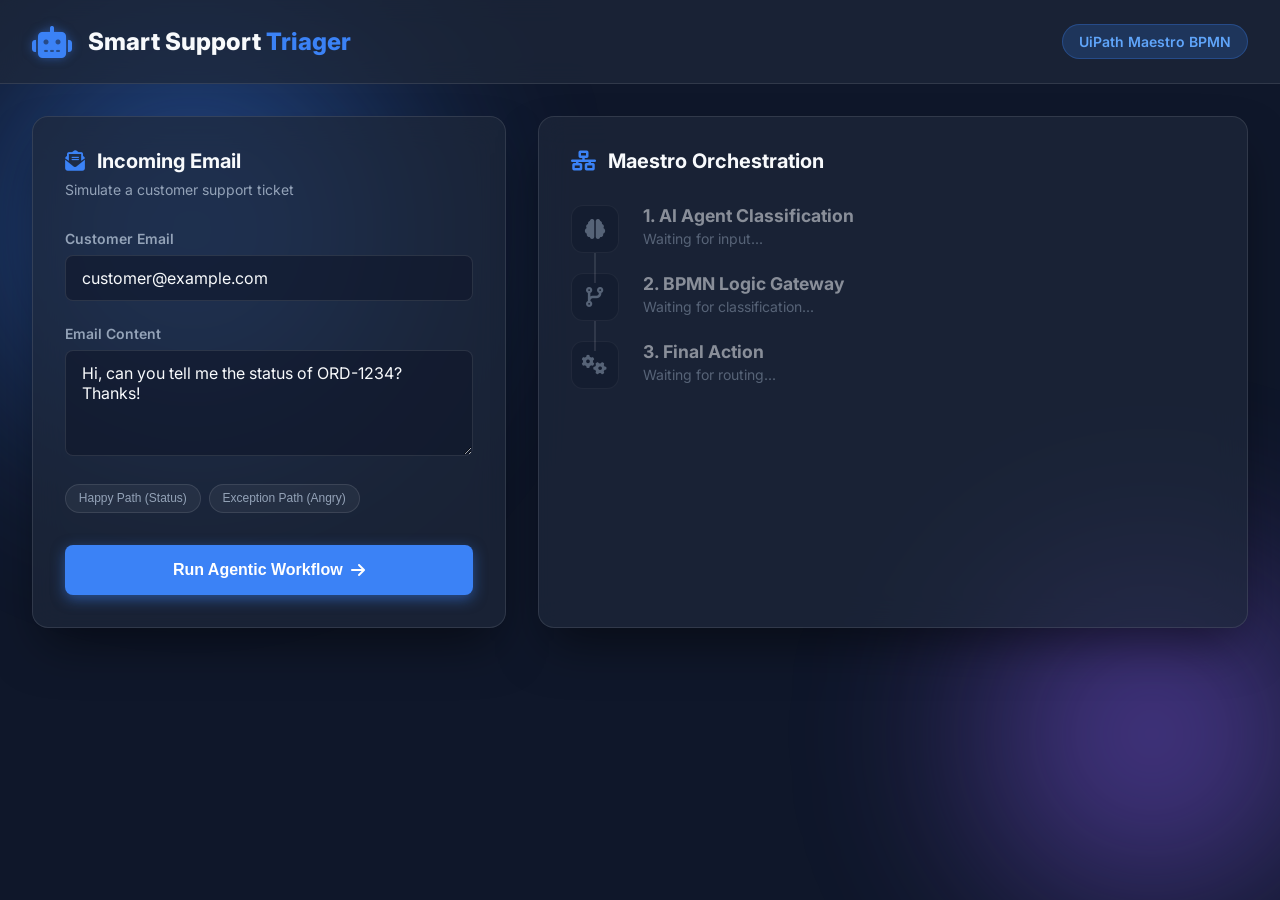
<file: index.html>
<!DOCTYPE html>
<html lang="en">
<head>
    <meta charset="UTF-8">
    <meta name="viewport" content="width=device-width, initial-scale=1.0">
    <title>UiPath AgentHack: Smart Support Triager</title>
    <link href="https://fonts.googleapis.com/css2?family=Inter:wght@300;400;600;800&display=swap" rel="stylesheet">
    <link rel="stylesheet" href="styles.css">
    <!-- Font Awesome for Icons -->
    <link rel="stylesheet" href="https://cdnjs.cloudflare.com/ajax/libs/font-awesome/6.4.0/css/all.min.css">
</head>
<body>
    <div class="background-blobs">
        <div class="blob blob-1"></div>
        <div class="blob blob-2"></div>
    </div>

    <header class="glass-header">
        <div class="logo-area">
            <i class="fa-solid fa-robot brand-icon"></i>
            <h1>Smart Support <span>Triager</span></h1>
        </div>
        <div class="badge">UiPath Maestro BPMN</div>
    </header>

    <main class="container">
        <!-- Left Panel: Input Simulation -->
        <section class="panel glass-panel input-panel">
            <h2><i class="fa-solid fa-envelope-open-text"></i> Incoming Email</h2>
            <p class="subtitle">Simulate a customer support ticket</p>
            
            <div class="form-group">
                <label>Customer Email</label>
                <input type="text" id="email-address" value="customer@example.com">
            </div>
            
            <div class="form-group">
                <label>Email Content</label>
                <textarea id="email-content" rows="4">Hi, can you tell me the status of ORD-1234? Thanks!</textarea>
            </div>

            <div class="quick-fills">
                <button class="pill-btn" onclick="fillHappyPath()">Happy Path (Status)</button>
                <button class="pill-btn angry-btn" onclick="fillExceptionPath()">Exception Path (Angry)</button>
            </div>

            <button id="run-btn" class="primary-btn">
                <span>Run Agentic Workflow</span>
                <i class="fa-solid fa-arrow-right"></i>
            </button>
        </section>

        <!-- Right Panel: Visualizer -->
        <section class="panel glass-panel visualizer-panel">
            <h2><i class="fa-solid fa-network-wired"></i> Maestro Orchestration</h2>
            
            <div class="workflow-steps">
                
                <!-- Step 1: AI Agent -->
                <div class="step" id="step-ai">
                    <div class="step-icon"><i class="fa-solid fa-brain"></i></div>
                    <div class="step-content">
                        <h3>1. AI Agent Classification</h3>
                        <p class="status-text waiting">Waiting for input...</p>
                        <div class="json-output hidden" id="ai-json">
                            <!-- JSON will be injected here -->
                        </div>
                    </div>
                </div>

                <div class="connector" id="conn-1"></div>

                <!-- Step 2: BPMN Gateway -->
                <div class="step" id="step-gateway">
                    <div class="step-icon gateway-icon"><i class="fa-solid fa-code-branch"></i></div>
                    <div class="step-content">
                        <h3>2. BPMN Logic Gateway</h3>
                        <p class="status-text waiting">Waiting for classification...</p>
                    </div>
                </div>

                <div class="connector" id="conn-2"></div>

                <!-- Step 3: Action -->
                <div class="step action-step" id="step-action">
                    <div class="step-icon" id="action-icon"><i class="fa-solid fa-gears"></i></div>
                    <div class="step-content">
                        <h3 id="action-title">3. Final Action</h3>
                        <p class="status-text waiting" id="action-text">Waiting for routing...</p>
                        <div class="action-card hidden" id="action-card">
                            <!-- Action details injected here -->
                        </div>
                    </div>
                </div>

            </div>
        </section>
    </main>

    <script src="script.js"></script>
</body>
</html>
</file>
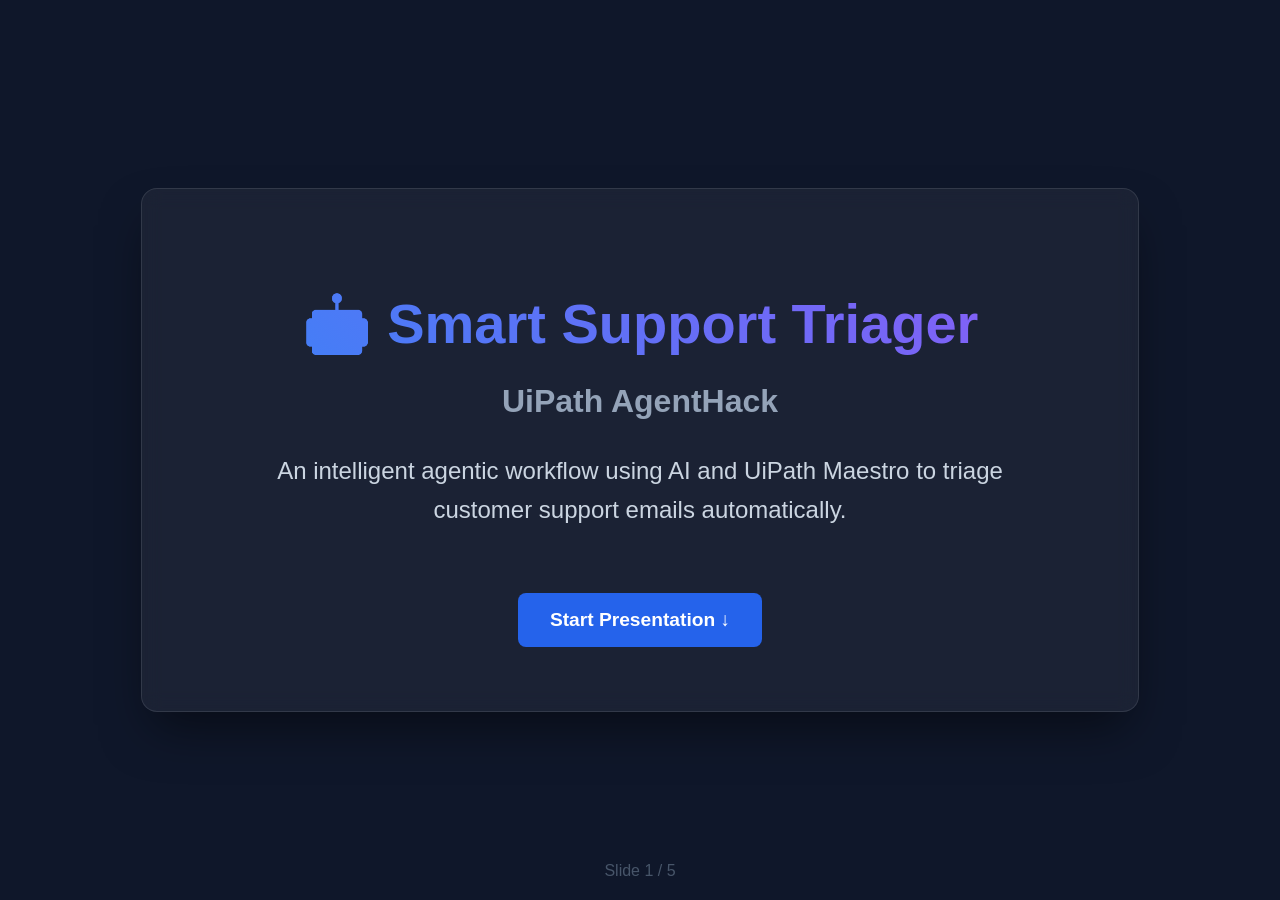
<file: presentation.html>
<!DOCTYPE html>
<html lang="en">
<head>
    <meta charset="UTF-8">
    <meta name="viewport" content="width=device-width, initial-scale=1.0">
    <title>Smart Support Triager - Pitch Deck</title>
    <style>
        body, html { margin: 0; padding: 0; font-family: 'Segoe UI', Tahoma, Geneva, Verdana, sans-serif; height: 100%; background: #0f172a; color: white; scroll-behavior: smooth; overflow-x: hidden; }
        .slide { height: 100vh; width: 100vw; display: flex; flex-direction: column; justify-content: center; align-items: center; text-align: center; scroll-snap-align: start; padding: 2rem; box-sizing: border-box; position: relative; }
        .container { scroll-snap-type: y mandatory; overflow-y: scroll; height: 100vh; width: 100vw; }
        h1 { font-size: 3.5rem; margin-bottom: 1rem; background: -webkit-linear-gradient(45deg, #3b82f6, #8b5cf6); -webkit-background-clip: text; -webkit-text-fill-color: transparent; }
        h2 { font-size: 2rem; margin-bottom: 2rem; color: #94a3b8; }
        p { font-size: 1.5rem; max-width: 800px; line-height: 1.6; color: #cbd5e1; margin: 0 auto 1.5rem auto; }
        ul { text-align: left; font-size: 1.3rem; color: #cbd5e1; max-width: 700px; line-height: 1.8; margin: 0 auto; }
        .footer { position: absolute; bottom: 20px; font-size: 1rem; color: #475569; }
        .next-btn { margin-top: 2.5rem; padding: 1rem 2rem; font-size: 1.2rem; background: #2563eb; color: white; border: none; border-radius: 8px; cursor: pointer; text-decoration: none; display: inline-block; font-weight: bold; transition: all 0.2s; }
        .next-btn:hover { background: #1d4ed8; transform: translateY(-2px); }
        
        /* Glassmorphism boxes for content */
        .glass-box { background: rgba(255, 255, 255, 0.05); backdrop-filter: blur(10px); border: 1px solid rgba(255, 255, 255, 0.1); border-radius: 16px; padding: 4rem 3rem; max-width: 900px; width: 100%; box-shadow: 0 25px 50px -12px rgba(0, 0, 0, 0.5); }
    </style>
</head>
<body>
    <div class="container">
        <!-- Slide 1 -->
        <div class="slide" id="slide1">
            <div class="glass-box">
                <h1>🤖 Smart Support Triager</h1>
                <h2>UiPath AgentHack</h2>
                <p>An intelligent agentic workflow using AI and UiPath Maestro to triage customer support emails automatically.</p>
                <a href="#slide2" class="next-btn">Start Presentation ↓</a>
            </div>
            <div class="footer">Slide 1 / 5</div>
        </div>

        <!-- Slide 2 -->
        <div class="slide" id="slide2">
            <div class="glass-box">
                <h1>The Problem</h1>
                <p>Customer support teams spend countless hours manually reading and triaging emails.</p>
                <ul>
                    <li>⏳ Simple requests take time away from complex issues.</li>
                    <li>😠 Angry customers wait in the same queue as routine inquiries.</li>
                    <li>💸 High operational costs and slow resolution times.</li>
                </ul>
                <a href="#slide3" class="next-btn">Next ↓</a>
            </div>
            <div class="footer">Slide 2 / 5</div>
        </div>

        <!-- Slide 3 -->
        <div class="slide" id="slide3">
            <div class="glass-box">
                <h1>Our Solution</h1>
                <p>A highly intelligent "first line of defense" combining AI reasoning with UiPath Maestro's enterprise governance.</p>
                <ul>
                    <li>🧠 <strong>AI Agent:</strong> Reads incoming emails to extract structured JSON (intent, sentiment).</li>
                    <li>🛤️ <strong>Maestro BPMN:</strong> Routes the ticket based on the AI's classification.</li>
                    <li>🤖 <strong>RPA Automation:</strong> Instantly resolves simple queries (Happy Path).</li>
                    <li>👨‍💻 <strong>Action Center:</strong> Escalates high-risk cases to human agents (Exception Path).</li>
                </ul>
                <a href="#slide4" class="next-btn">Next ↓</a>
            </div>
            <div class="footer">Slide 3 / 5</div>
        </div>

        <!-- Slide 4 -->
        <div class="slide" id="slide4">
            <div class="glass-box">
                <h1>Technical Architecture</h1>
                <p>Built rapidly using Python and UiPath integrations.</p>
                <ul>
                    <li><strong>LLM Engine:</strong> Prompt-engineered to output strict, deterministic JSON for system integration.</li>
                    <li><strong>Routing Engine:</strong> BPMN Exclusive Gateways dynamically evaluate sentiment and intent variables.</li>
                    <li><strong>Frontend UI:</strong> Custom glassmorphism web app to visualize the backend agentic routing in real-time.</li>
                </ul>
                <a href="#slide5" class="next-btn">Next ↓</a>
            </div>
            <div class="footer">Slide 4 / 5</div>
        </div>

        <!-- Slide 5 -->
        <div class="slide" id="slide5">
            <div class="glass-box">
                <h1>Future Roadmap</h1>
                <p>What's next for the Smart Support Triager?</p>
                <ul>
                    <li>📧 Direct integration with live email via UiPath Integration Service.</li>
                    <li>📊 Connections to real CRMs (Salesforce, Zendesk).</li>
                    <li>🚀 Expanding the AI Agent to handle dozens of specific intents and multilingual support.</li>
                </ul>
                <a href="#slide1" class="next-btn" style="background: #10b981;">Back to Start ↑</a>
            </div>
            <div class="footer">Slide 5 / 5</div>
        </div>
    </div>
</body>
</html>
</file>
<file: styles.css>
:root {
    --bg-dark: #0f172a;
    --text-main: #f8fafc;
    --text-muted: #94a3b8;
    --primary: #3b82f6;
    --primary-glow: rgba(59, 130, 246, 0.5);
    --success: #10b981;
    --danger: #ef4444;
    --glass-bg: rgba(30, 41, 59, 0.7);
    --glass-border: rgba(255, 255, 255, 0.1);
}

* {
    box-sizing: border-box;
    margin: 0;
    padding: 0;
}

body {
    font-family: 'Inter', sans-serif;
    background-color: var(--bg-dark);
    color: var(--text-main);
    min-height: 100vh;
    overflow-x: hidden;
    position: relative;
}

/* Background Blobs for Glassmorphism */
.background-blobs {
    position: fixed;
    top: 0;
    left: 0;
    width: 100%;
    height: 100%;
    z-index: -1;
    overflow: hidden;
}

.blob {
    position: absolute;
    filter: blur(80px);
    border-radius: 50%;
    opacity: 0.6;
    animation: float 10s infinite alternate ease-in-out;
}

.blob-1 {
    top: -10%;
    left: -10%;
    width: 50vw;
    height: 50vw;
    background: radial-gradient(circle, #3b82f6 0%, transparent 70%);
}

.blob-2 {
    bottom: -10%;
    right: -10%;
    width: 40vw;
    height: 40vw;
    background: radial-gradient(circle, #8b5cf6 0%, transparent 70%);
    animation-delay: -5s;
}

@keyframes float {
    0% { transform: translate(0, 0); }
    100% { transform: translate(5%, 5%); }
}

/* Glassmorphism Classes */
.glass-header {
    background: var(--glass-bg);
    backdrop-filter: blur(12px);
    -webkit-backdrop-filter: blur(12px);
    border-bottom: 1px solid var(--glass-border);
    padding: 1.5rem 2rem;
    display: flex;
    justify-content: space-between;
    align-items: center;
}

.glass-panel {
    background: var(--glass-bg);
    backdrop-filter: blur(16px);
    -webkit-backdrop-filter: blur(16px);
    border: 1px solid var(--glass-border);
    border-radius: 16px;
    padding: 2rem;
    box-shadow: 0 25px 50px -12px rgba(0, 0, 0, 0.5);
}

/* Header */
.logo-area {
    display: flex;
    align-items: center;
    gap: 1rem;
}

.brand-icon {
    font-size: 2rem;
    color: var(--primary);
    text-shadow: 0 0 10px var(--primary-glow);
}

h1 {
    font-weight: 800;
    font-size: 1.5rem;
}

h1 span {
    color: var(--primary);
}

.badge {
    background: rgba(59, 130, 246, 0.2);
    color: #60a5fa;
    padding: 0.5rem 1rem;
    border-radius: 99px;
    font-size: 0.875rem;
    font-weight: 600;
    border: 1px solid rgba(59, 130, 246, 0.3);
}

/* Main Layout */
.container {
    max-width: 1400px;
    margin: 2rem auto;
    padding: 0 2rem;
    display: grid;
    grid-template-columns: 1fr 1.5fr;
    gap: 2rem;
}

/* Typography & Forms */
h2 {
    font-size: 1.25rem;
    margin-bottom: 0.5rem;
    display: flex;
    align-items: center;
    gap: 0.75rem;
}

h2 i {
    color: var(--primary);
}

.subtitle {
    color: var(--text-muted);
    font-size: 0.875rem;
    margin-bottom: 2rem;
}

.form-group {
    margin-bottom: 1.5rem;
}

label {
    display: block;
    margin-bottom: 0.5rem;
    font-size: 0.875rem;
    font-weight: 600;
    color: var(--text-muted);
}

input, textarea {
    width: 100%;
    background: rgba(15, 23, 42, 0.6);
    border: 1px solid var(--glass-border);
    border-radius: 8px;
    color: var(--text-main);
    padding: 0.75rem 1rem;
    font-family: inherit;
    font-size: 1rem;
    transition: all 0.3s ease;
}

input:focus, textarea:focus {
    outline: none;
    border-color: var(--primary);
    box-shadow: 0 0 0 2px var(--primary-glow);
}

.quick-fills {
    display: flex;
    gap: 0.5rem;
    margin-bottom: 2rem;
}

.pill-btn {
    background: rgba(255, 255, 255, 0.05);
    border: 1px solid var(--glass-border);
    color: var(--text-muted);
    padding: 0.4rem 0.8rem;
    border-radius: 99px;
    font-size: 0.75rem;
    cursor: pointer;
    transition: all 0.2s ease;
}

.pill-btn:hover {
    background: rgba(255, 255, 255, 0.1);
    color: var(--text-main);
}

.primary-btn {
    width: 100%;
    background: var(--primary);
    color: white;
    border: none;
    padding: 1rem;
    border-radius: 8px;
    font-size: 1rem;
    font-weight: 600;
    cursor: pointer;
    display: flex;
    justify-content: center;
    align-items: center;
    gap: 0.5rem;
    transition: all 0.3s ease;
    box-shadow: 0 4px 14px 0 var(--primary-glow);
}

.primary-btn:hover {
    background: #2563eb;
    transform: translateY(-2px);
}

/* Workflow Visualizer */
.workflow-steps {
    display: flex;
    flex-direction: column;
    gap: 0;
    margin-top: 2rem;
}

.step {
    display: flex;
    gap: 1.5rem;
    opacity: 0.5;
    transition: all 0.5s ease;
}

.step.active {
    opacity: 1;
}

.step-icon {
    width: 48px;
    height: 48px;
    border-radius: 12px;
    background: rgba(15, 23, 42, 0.8);
    border: 1px solid var(--glass-border);
    display: flex;
    align-items: center;
    justify-content: center;
    font-size: 1.25rem;
    color: var(--text-muted);
    transition: all 0.5s ease;
    z-index: 2;
}

.step.active .step-icon {
    background: var(--primary);
    color: white;
    border-color: var(--primary);
    box-shadow: 0 0 20px var(--primary-glow);
}

.step-content {
    flex: 1;
    padding-bottom: 1rem;
}

.step-content h3 {
    font-size: 1.1rem;
    margin-bottom: 0.25rem;
}

.status-text {
    font-size: 0.875rem;
    color: var(--text-muted);
}

.status-text.processing {
    color: #f59e0b;
    animation: pulse 1.5s infinite;
}

.status-text.success { color: var(--success); }
.status-text.error { color: var(--danger); }

.connector {
    width: 2px;
    height: 30px;
    background: var(--glass-border);
    margin-left: 23px; /* Align with center of 48px icon */
    margin-top: -10px;
    margin-bottom: -10px;
    transition: all 0.5s ease;
    z-index: 1;
}

.connector.active {
    background: var(--primary);
    box-shadow: 0 0 10px var(--primary-glow);
}

/* dynamic outputs */
.json-output {
    margin-top: 1rem;
    background: rgba(0, 0, 0, 0.5);
    border-radius: 8px;
    padding: 1rem;
    font-family: monospace;
    font-size: 0.85rem;
    color: #10b981;
    border: 1px solid var(--glass-border);
}

.action-card {
    margin-top: 1rem;
    background: rgba(255, 255, 255, 0.05);
    border: 1px solid var(--glass-border);
    border-radius: 8px;
    padding: 1rem;
}

.hidden {
    display: none;
}

@keyframes pulse {
    0% { opacity: 0.6; }
    50% { opacity: 1; }
    100% { opacity: 0.6; }
}
</file>
